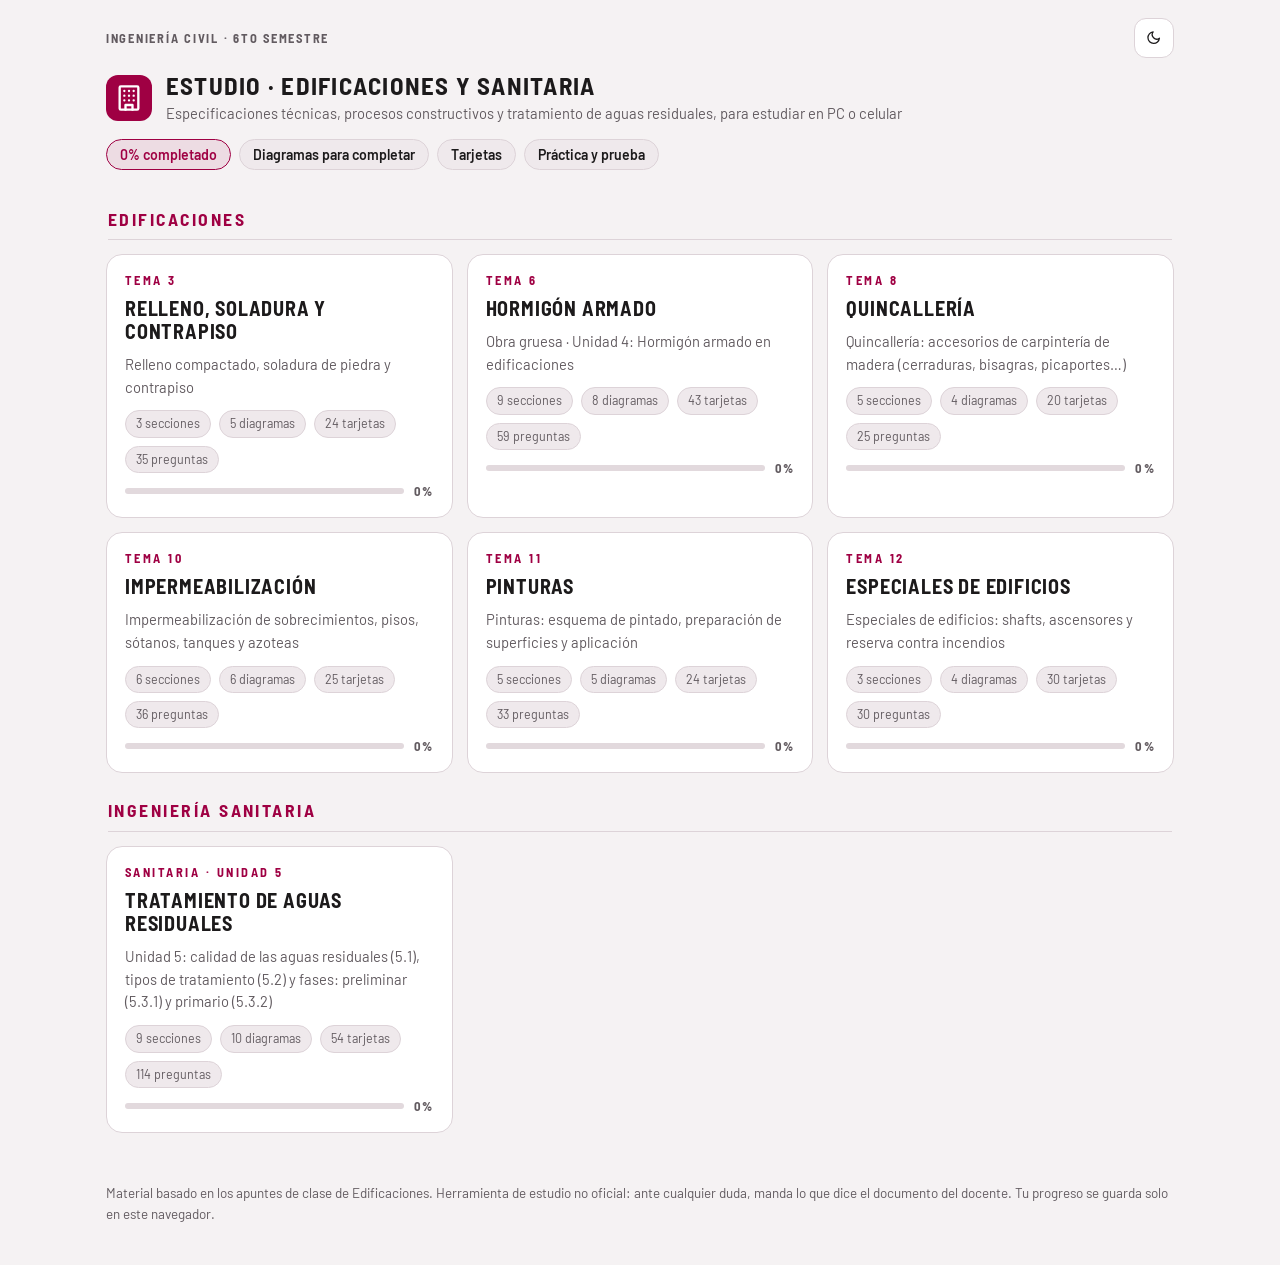
<file: index.html>
<!doctype html>
<html lang="es">
<head>
<meta charset="utf-8">
<meta name="viewport" content="width=device-width,initial-scale=1">
<meta name="color-scheme" content="dark light">
<link rel="preconnect" href="https://fonts.googleapis.com">
<link rel="preconnect" href="https://fonts.gstatic.com" crossorigin>
<link href="https://fonts.googleapis.com/css2?family=Barlow:wght@400;500;600&family=Barlow+Semi+Condensed:wght@500;600;700&display=swap" rel="stylesheet">
<link rel="stylesheet" href="css/estudio.css">
<script>try{var t=JSON.parse(localStorage.getItem("edif.theme"));if(!t)t=matchMedia("(prefers-color-scheme: light)").matches?"light":"dark";document.documentElement.setAttribute("data-theme",t)}catch(e){}</script>
<title>Estudio · Edificaciones y Sanitaria</title>
<meta name="description" content="Material de estudio interactivo de Edificaciones: especificaciones técnicas y procesos constructivos.">
</head>
<body data-page="index">
<header class="top">
  <div class="topbar"><span class="back" style="cursor:default">Ingeniería Civil · 6to semestre</span><span id="themeslot"></span></div>
  <div class="brand"><div class="mark-logo"><svg viewBox="0 0 24 24"><rect x="4" y="2" width="16" height="20" rx="1"/><path d="M9 22v-4h6v4M8 6h.01M12 6h.01M16 6h.01M8 10h.01M12 10h.01M16 10h.01M8 14h.01M12 14h.01M16 14h.01"/></svg></div>
    <div><h1>Estudio · Edificaciones y Sanitaria</h1><p class="sub">Especificaciones técnicas, procesos constructivos y tratamiento de aguas residuales, para estudiar en PC o celular</p></div></div>
  <div class="chips"><span class="chip hi" id="gpct">0% completado</span><span class="chip">Diagramas para completar</span><span class="chip">Tarjetas</span><span class="chip">Práctica y prueba</span></div>
</header>
<section class="cards" id="cards" aria-live="polite"></section>
<footer class="foot">Material basado en los apuntes de clase de Edificaciones. Herramienta de estudio no oficial: ante cualquier duda, manda lo que dice el documento del docente. Tu progreso se guarda solo en este navegador.</footer>
<script>window.TEMA_IDS=[3,6,8,10,11,12,'s5'];</script>
<script src="js/app.js"></script>
<script>EDIF.pageIndex();</script>
</body>
</html>
</file>
<file: css/estudio.css>
/* Edificaciones · estudio — estilo inspirado en la guía de posicionamiento (Barlow, acento granate) */
:root{
  --bg:#17191c; --surface:#1f2226; --surface-2:#292d32; --line:#363b42; --track:#3a3f46;
  --ink:#FCF9FB; --mut:#A1ADB9;
  --accent:#9F0043; --accent-hi:#E2C0CC; --accent-soft:rgba(159,0,67,.28); --accent-line:rgba(226,100,150,.9);
  --ok:#4cc38a; --ok-soft:rgba(76,195,138,.18); --bad:#ff7b7b; --bad-soft:rgba(255,123,123,.16);
  --warn:#f2c14e;
  --soil:#7a5a3c; --stone:#8a8f96; --conc:#a9afb7; --mort:#c9b79c; --brick:#b5553a; --steel:#6d8bab;
  --water:#4a90c2; --wood:#c08a4b; --paint:#d9a6bf; --svg-ink:#e8eaec; --svg-line:#cfd4d9; --svg-bg:#23272c;
  --font-d:'Barlow Semi Condensed','Arial Narrow','Segoe UI',system-ui,sans-serif;
  --font-b:'Barlow','Segoe UI',system-ui,-apple-system,sans-serif;
  color-scheme:dark;
}
:root[data-theme="light"]{
  --bg:#f5f2f3; --surface:#ffffff; --surface-2:#efe9ec; --line:#ddd3d8; --track:#e2d9dd;
  --ink:#1c1a1b; --mut:#625b60;
  --accent:#9F0043; --accent-hi:#9F0043; --accent-soft:rgba(159,0,67,.09); --accent-line:#9F0043;
  --ok:#17855a; --ok-soft:rgba(23,133,90,.12); --bad:#c0392b; --bad-soft:rgba(192,57,43,.10);
  --warn:#a6720a;
  --soil:#8d6a46; --stone:#9ea3aa; --conc:#bcc1c8; --mort:#d9c9ae; --brick:#c4654a; --steel:#7e9bb9;
  --water:#5aa0d0; --wood:#cf9a58; --paint:#e0b3c9; --svg-ink:#222; --svg-line:#444; --svg-bg:#fbf8f9;
  color-scheme:light;
}
*{box-sizing:border-box}
html,body{margin:0}
html{-webkit-text-size-adjust:100%}
body{background:var(--bg);color:var(--ink);font:400 16px/1.55 var(--font-b);min-height:100vh}
h1,h2,h3,h4{font-family:var(--font-d);margin:0}
a{color:var(--accent-hi)}
button{font-family:inherit;color:inherit}
svg.ic{width:1.15em;height:1.15em;flex:none;stroke:currentColor;fill:none;stroke-width:2;stroke-linecap:round;stroke-linejoin:round;vertical-align:-.2em}
mark{background:var(--accent-soft);color:var(--accent-hi);padding:0 .28em;border-radius:5px;font-weight:600}
:root[data-theme="light"] mark{color:#7a0033}
b,strong{font-weight:600}
.mut{color:var(--mut)}
.sr{position:absolute;width:1px;height:1px;overflow:hidden;clip:rect(0 0 0 0)}
:focus-visible{outline:2px solid var(--accent-line);outline-offset:2px}

/* ---------- Cabecera ---------- */
header.top{max-width:1100px;margin:0 auto;padding:18px 16px 6px}
.topbar{display:flex;align-items:center;gap:10px;justify-content:space-between;margin-bottom:14px}
.back{display:inline-flex;align-items:center;gap:8px;color:var(--mut);text-decoration:none;font:700 .78rem var(--font-d);text-transform:uppercase;letter-spacing:.14em}
.back:hover{color:var(--accent-hi)}
.iconbtn{display:inline-grid;place-items:center;width:40px;height:40px;border-radius:12px;border:1px solid var(--line);background:var(--surface);cursor:pointer;color:var(--ink)}
.iconbtn:hover{border-color:var(--accent-line)}
.brand{display:flex;align-items:center;gap:14px}
.mark-logo{width:46px;height:46px;border-radius:12px;background:var(--accent);display:grid;place-items:center;color:#fff;flex:none}
.mark-logo svg{width:28px;height:28px;stroke:#fff;fill:none;stroke-width:2;stroke-linecap:round;stroke-linejoin:round}
h1{font-size:1.55rem;line-height:1.08;text-transform:uppercase;letter-spacing:.05em;font-weight:700}
.sub{margin:3px 0 0;color:var(--mut);font-size:.92rem}
.chips{display:flex;flex-wrap:wrap;gap:8px;margin-top:14px}
.chip{display:inline-flex;align-items:center;gap:8px;padding:6px 13px;border-radius:999px;background:var(--surface-2);border:1px solid var(--line);color:var(--ink);font:600 .88rem var(--font-b)}
.chip.hi{background:var(--accent-soft);border-color:var(--accent-line);color:var(--accent-hi)}

/* ---------- Pestañas con barras ---------- */
nav.tabs{display:flex;gap:18px;max-width:1100px;margin:16px auto 0;padding:0 16px;overflow-x:auto;scrollbar-width:none;position:sticky;top:0;z-index:20;background:var(--bg);padding-top:10px;padding-bottom:6px}
nav.tabs::-webkit-scrollbar{display:none}
nav.tabs button{background:none;border:0;padding:0;cursor:pointer;color:var(--mut);text-align:left;font:700 .78rem/1 var(--font-d);text-transform:uppercase;letter-spacing:.15em;flex:1 0 auto;min-width:70px}
nav.tabs button span.t{display:flex;align-items:center;gap:7px;white-space:nowrap;padding-top:4px}
nav.tabs button[aria-selected="true"]{color:var(--accent-hi)}
.ubar{display:block;height:3px;margin-top:10px;border-radius:2px;background:var(--track);position:relative;overflow:hidden}
.ubar::after{content:"";position:absolute;left:0;top:0;bottom:0;width:var(--p,0%);background:var(--accent);box-shadow:0 0 8px rgba(159,0,67,.8);transition:width .45s}

/* ---------- Layout ---------- */
main{max-width:1100px;margin:14px auto 60px;padding:0 16px}
.grid{display:grid;grid-template-columns:minmax(300px,440px) 1fr;gap:20px;align-items:start}
@media (max-width:860px){.grid{grid-template-columns:1fr}}
.panel{background:var(--surface);border:1px solid var(--line);border-radius:16px;padding:20px}
@media (max-width:520px){.panel{padding:16px}}
.panel h2{font-size:1.3rem;text-transform:uppercase;letter-spacing:.05em;display:flex;align-items:center;gap:10px;margin-bottom:4px}
.panel h3{margin:22px 0 8px;font-size:.88rem;text-transform:uppercase;letter-spacing:.16em;color:var(--accent-hi);display:flex;align-items:center;gap:8px}
.panel p{margin:6px 0}
.figwrap{background:var(--surface);border:1px solid var(--line);border-radius:16px;padding:10px}
@media (min-width:861px){.figwrap.sticky{position:sticky;top:64px}}
.figwrap .cap{font:700 .78rem var(--font-d);text-transform:uppercase;letter-spacing:.14em;color:var(--accent-hi);padding:4px 6px 8px;display:flex;justify-content:space-between;gap:8px;align-items:center}
.figsw{display:flex;gap:6px;flex-wrap:wrap;padding:8px 4px 2px}
.figsw button{padding:5px 11px;border-radius:999px;border:1px solid var(--line);background:var(--surface-2);cursor:pointer;font:600 .8rem var(--font-b);color:var(--mut)}
.figsw button[aria-pressed="true"]{background:var(--accent);border-color:var(--accent);color:#fff}

/* Stepper de secciones */
.stepper{display:flex;gap:14px;overflow-x:auto;margin:2px 0 14px;padding-bottom:4px;scrollbar-width:none}
.stepper::-webkit-scrollbar{display:none}
.stepper button{background:none;border:0;padding:0;cursor:pointer;color:var(--mut);text-align:left;font:700 .76rem/1.15 var(--font-d);text-transform:uppercase;letter-spacing:.13em;flex:1 0 auto;min-width:96px;max-width:190px}
.stepper button[aria-pressed="true"]{color:var(--accent-hi)}
.stepper button[data-done="1"] .ubar{--p:100%}
.stepper button[aria-pressed="true"] .ubar{--p:100%}

/* Cifras clave */
.cifras{display:grid;grid-template-columns:repeat(auto-fill,minmax(150px,1fr));gap:10px;margin:10px 0 4px}
.cifra{background:var(--surface-2);border:1px solid var(--line);border-radius:12px;padding:10px 12px}
.cifra .v{font:700 1.35rem/1.1 var(--font-d);color:var(--accent-hi);letter-spacing:.02em}
.cifra .l{font-size:.84rem;color:var(--mut);margin-top:3px;line-height:1.3}

/* Texto de guía */
.lead{background:var(--accent-soft);border-left:4px solid var(--accent);border-radius:0 12px 12px 0;padding:10px 14px;margin:10px 0 4px}
ul.pts{margin:6px 0 0;padding-left:1.15em}
ul.pts li{margin:6px 0}
ol.steps{list-style:none;counter-reset:s;margin:8px 0 0;padding:0}
ol.steps li{counter-increment:s;position:relative;padding:9px 12px 9px 46px;margin:7px 0;background:var(--surface-2);border:1px solid var(--line);border-radius:12px}
ol.steps li::before{content:counter(s);position:absolute;left:10px;top:9px;width:26px;height:26px;border-radius:50%;background:var(--accent);color:#fff;display:grid;place-items:center;font:700 .85rem var(--font-d)}
.note{border:1px dashed var(--warn);background:rgba(242,193,78,.08);border-radius:12px;padding:10px 14px;margin:12px 0;font-size:.95rem}
.note b.t{color:var(--warn);font-family:var(--font-d);text-transform:uppercase;letter-spacing:.1em;font-size:.78rem;display:block;margin-bottom:2px}
table.tb{width:100%;border-collapse:collapse;margin:10px 0;font-size:.95rem}
table.tb th,table.tb td{border:1px solid var(--line);padding:7px 10px;text-align:left;vertical-align:top}
table.tb th{background:var(--surface-2);font:700 .78rem var(--font-d);text-transform:uppercase;letter-spacing:.1em;color:var(--accent-hi)}
.tbwrap{overflow-x:auto}

/* Botones */
.btn{display:inline-flex;align-items:center;justify-content:center;gap:8px;padding:10px 18px;border-radius:999px;border:1px solid var(--line);background:var(--surface-2);cursor:pointer;font:700 .8rem var(--font-d);text-transform:uppercase;letter-spacing:.12em;color:var(--ink);min-height:44px}
.btn:hover{border-color:var(--accent-line)}
.btn.pri{background:var(--accent);border-color:var(--accent);color:#fff}
.btn.ok{background:var(--ok-soft);border-color:var(--ok);color:var(--ok)}
.btn[disabled]{opacity:.45;cursor:not-allowed}
.row{display:flex;flex-wrap:wrap;gap:10px;align-items:center}
.row.gap{margin-top:14px}
.spacer{flex:1}

/* ---------- SVG diagramas ---------- */
svg.dg{width:100%;height:auto;display:block;border-radius:12px;background:var(--svg-bg);-webkit-user-select:none;user-select:none;touch-action:manipulation}
svg.dg text{font-family:var(--font-b);fill:var(--svg-ink);font-size:14px;text-anchor:middle;dominant-baseline:central;pointer-events:none}
svg.dg text.sm{font-size:12px}
svg.dg text.hd{font:700 13px var(--font-d);letter-spacing:.1em;text-transform:uppercase;fill:var(--accent-hi)}
svg.dg text.l{text-anchor:start}
svg.dg text.r{text-anchor:end}
svg.dg text.mt{fill:var(--mut)}
svg.dg .ln{stroke:var(--svg-line);stroke-width:1.6;fill:none;stroke-linecap:round;stroke-linejoin:round}
svg.dg .ln.th{stroke-width:3}
svg.dg .ln.da{stroke-dasharray:5 4}
svg.dg .ln.ac{stroke:var(--accent-line)}
svg.dg .ln.bl{stroke:var(--water)}
svg.dg .arr{fill:var(--svg-line);stroke:none}
svg.dg .k-soil{fill:var(--soil);stroke:var(--svg-line);stroke-width:1}
svg.dg .k-stone{fill:var(--stone);stroke:var(--svg-line);stroke-width:1.2}
svg.dg .k-conc{fill:var(--conc);stroke:var(--svg-line);stroke-width:1.2}
svg.dg .k-mort{fill:var(--mort);stroke:var(--svg-line);stroke-width:1}
svg.dg .k-brick{fill:var(--brick);stroke:var(--svg-line);stroke-width:1}
svg.dg .k-steel{fill:var(--steel);stroke:var(--svg-line);stroke-width:1}
svg.dg .k-water{fill:var(--water);fill-opacity:.55;stroke:var(--water);stroke-width:1}
svg.dg .k-wood{fill:var(--wood);stroke:var(--svg-line);stroke-width:1}
svg.dg .k-paint{fill:var(--paint);stroke:var(--svg-line);stroke-width:1}
svg.dg .k-none{fill:none;stroke:var(--svg-line);stroke-width:1.5}
svg.dg .k-bg{fill:var(--surface);stroke:var(--svg-line);stroke-width:1.2}
svg.dg .k-ac{fill:var(--accent);stroke:none}
svg.dg .k-poly{fill:#f2f2f2;fill-opacity:.7;stroke:var(--svg-line);stroke-width:1}
svg.dg .k-black{fill:#222;stroke:var(--svg-line);stroke-width:1}
/* huecos */
.slot rect,.slot .sb{fill:var(--accent-soft);fill:color-mix(in srgb,var(--accent) 24%,var(--svg-bg));stroke:var(--accent-line);stroke-width:1.6;stroke-dasharray:4 3}
svg.dg .slot text{fill:var(--accent-hi);font-weight:600;font-size:13.5px}
svg.dg .slot{cursor:pointer}
svg.dg .slot.sel rect{stroke-dasharray:none;stroke-width:2.6}
svg.dg .slot.fill rect{fill:var(--surface);stroke-dasharray:none;stroke:var(--accent-line)}
svg.dg .slot.fill text{fill:var(--ink)}
svg.dg .slot.good rect{fill:var(--surface);stroke:var(--ok);stroke-dasharray:none;stroke-width:2.2}
svg.dg .slot.good text{fill:var(--ok)}
svg.dg .slot.bad rect{fill:var(--surface);stroke:var(--bad);stroke-dasharray:none;stroke-width:2.2}
svg.dg .slot.bad text{fill:var(--bad)}
svg.dg .slot.solved rect{fill:var(--surface);stroke:var(--ok);stroke-dasharray:none;stroke-width:1.3}
svg.dg .slot.solved text{fill:var(--ink);font-weight:500}
/* huecos DOM */
.slot.dom{display:inline-flex;align-items:center;justify-content:center;min-width:64px;min-height:34px;padding:2px 12px;margin:0 3px;border-radius:9px;border:1.6px dashed var(--accent-line);background:var(--accent-soft);color:var(--accent-hi);font:600 .95rem var(--font-b);cursor:pointer;vertical-align:middle;line-height:1.2}
.slot.dom.sel{border-style:solid;border-width:2.4px}
.slot.dom.fill{background:var(--surface);color:var(--ink);border-style:solid}
.slot.dom.good{background:var(--ok-soft);border-color:var(--ok);color:var(--ok);border-style:solid}
.slot.dom.bad{background:var(--bad-soft);border-color:var(--bad);color:var(--bad);border-style:solid}
.bank{display:flex;flex-wrap:wrap;gap:8px;margin:12px 0 4px}
.bank .bk{padding:8px 13px;min-height:40px;border-radius:999px;border:1px solid var(--line);background:var(--surface-2);cursor:pointer;font:600 .92rem var(--font-b);color:var(--ink)}
.bank .bk:hover{border-color:var(--accent-line)}
.bank .bk.used{opacity:.22;pointer-events:none;text-decoration:line-through}
.hint{font-size:.88rem;color:var(--mut);margin:6px 2px}
.result{font:700 1rem var(--font-d);letter-spacing:.06em;text-transform:uppercase;margin:8px 2px}
.result.ok{color:var(--ok)} .result.bad{color:var(--bad)}
.dglist{display:grid;gap:8px;margin-bottom:14px}
.dglist button{display:flex;align-items:center;gap:10px;padding:10px 12px;border-radius:12px;border:1px solid var(--line);background:var(--surface);cursor:pointer;text-align:left;font:600 .95rem var(--font-b);width:100%}
.dglist button[aria-pressed="true"]{border-color:var(--accent-line);background:var(--accent-soft)}
.dglist .dot{width:12px;height:12px;border-radius:50%;border:2px solid var(--track);flex:none}
.dglist .dot.on{background:var(--ok);border-color:var(--ok)}
@media (min-width:861px){.dglist{grid-template-columns:repeat(auto-fill,minmax(250px,1fr))}}

/* ---------- Flashcards ---------- */
.deckbar{display:flex;gap:10px;align-items:center;flex-wrap:wrap;margin-bottom:14px}
.seg{display:inline-flex;border:1px solid var(--line);border-radius:999px;overflow:hidden}
.seg button{background:var(--surface);border:0;padding:8px 14px;cursor:pointer;font:700 .75rem var(--font-d);text-transform:uppercase;letter-spacing:.1em;color:var(--mut);min-height:38px}
.seg button[aria-pressed="true"]{background:var(--accent);color:#fff}
.cardbox{perspective:1200px;max-width:640px;margin:0 auto}
.card{position:relative;min-height:260px;cursor:pointer;transform-style:preserve-3d;transition:transform .5s;-webkit-tap-highlight-color:transparent}
.card.flip{transform:rotateY(180deg)}
@media (prefers-reduced-motion:reduce){.card{transition:none}}
.card .face{position:absolute;inset:0;backface-visibility:hidden;-webkit-backface-visibility:hidden;background:var(--surface);border:1px solid var(--line);border-radius:18px;padding:22px;display:flex;flex-direction:column;justify-content:center;align-items:center;text-align:center;overflow:auto}
.card .face.back{transform:rotateY(180deg);background:var(--surface-2);border-color:var(--accent-line)}
.card .tag{position:absolute;top:12px;left:16px;font:700 .72rem var(--font-d);letter-spacing:.16em;text-transform:uppercase;color:var(--accent-hi)}
.card .q{font:600 1.35rem/1.3 var(--font-d)}
.card .a{font-size:1.1rem;line-height:1.45}
.card .tap{position:absolute;bottom:10px;font-size:.78rem;color:var(--mut)}
.cardnav{display:flex;gap:10px;justify-content:center;margin-top:16px;flex-wrap:wrap}
.counter{text-align:center;color:var(--mut);margin:6px 0 12px;font-size:.9rem}

/* ---------- Quiz ---------- */
.qcard{background:var(--surface-2);border:1px solid var(--line);border-radius:14px;padding:16px;margin-top:10px}
.qtype{font:700 .72rem var(--font-d);letter-spacing:.16em;text-transform:uppercase;color:var(--accent-hi);margin-bottom:6px}
.qtext{font:600 1.12rem/1.4 var(--font-b);margin:2px 0 12px}
.opts{display:grid;gap:8px}
.opt{display:flex;gap:10px;align-items:flex-start;text-align:left;padding:12px 14px;border-radius:12px;border:1px solid var(--line);background:var(--surface);cursor:pointer;font:500 1rem/1.35 var(--font-b);min-height:48px;width:100%}
.opt:hover{border-color:var(--accent-line)}
.opt .k{flex:none;width:26px;height:26px;border-radius:8px;background:var(--surface-2);border:1px solid var(--line);display:grid;place-items:center;font:700 .8rem var(--font-d)}
.opt.sel{border-color:var(--accent-line);background:var(--accent-soft)}
.opt.good{border-color:var(--ok);background:var(--ok-soft)}
.opt.bad{border-color:var(--bad);background:var(--bad-soft)}
.vf{display:grid;grid-template-columns:1fr 1fr;gap:10px}
.vf .opt{justify-content:center;font:700 1rem var(--font-d);text-transform:uppercase;letter-spacing:.12em}
.why{margin-top:12px;padding:10px 14px;border-radius:12px;background:var(--surface);border-left:4px solid var(--accent);font-size:.96rem}
.why.ok{border-left-color:var(--ok)} .why.bad{border-left-color:var(--bad)}
.clz{font:500 1.08rem/2.3 var(--font-b)}
.mrows{display:grid;gap:8px}
.mrow{display:grid;grid-template-columns:1fr auto;gap:10px;align-items:center;background:var(--surface);border:1px solid var(--line);border-radius:12px;padding:8px 10px}
.mrow .term{font-weight:600}
.mrow .slot.dom{margin:0;min-width:130px;max-width:210px;font-size:.88rem;text-align:left;justify-content:flex-start;height:auto;padding:6px 10px}
@media (max-width:520px){.mrow{grid-template-columns:1fr}.mrow .slot.dom{max-width:none;width:100%}}
.ordpool,.ordseq{display:flex;flex-direction:column;gap:8px;margin:8px 0}
.ordseq{counter-reset:o;border:1px dashed var(--line);border-radius:12px;padding:8px;min-height:54px}
.ordseq .opt{counter-increment:o}
.ordseq .opt .k::after{content:counter(o)}
.ordseq .opt .k{font-size:0}
.ordseq .opt .k::after{font-size:.8rem}
.ordseq:empty::before{content:"Toca los pasos en orden";color:var(--mut);font-size:.9rem;padding:8px}
.opt.used{opacity:.25;pointer-events:none}
.progress{height:6px;background:var(--track);border-radius:3px;overflow:hidden;margin:6px 0 12px}
.progress i{display:block;height:100%;background:var(--accent);width:var(--p,0%);transition:width .3s}
.qhead{display:flex;justify-content:space-between;gap:10px;align-items:center;flex-wrap:wrap;color:var(--mut);font-size:.9rem}
.big{font:700 3rem/1 var(--font-d);color:var(--accent-hi)}
.review .qcard{border-left:4px solid var(--bad)}
.review .qcard.okc{border-left-color:var(--ok)}
.stats{display:grid;grid-template-columns:repeat(auto-fit,minmax(120px,1fr));gap:10px;margin:12px 0}
.stat{background:var(--surface-2);border:1px solid var(--line);border-radius:12px;padding:10px 12px}
.stat .v{font:700 1.5rem var(--font-d);color:var(--accent-hi)}
.stat .l{font-size:.8rem;color:var(--mut)}

/* ---------- Índice ---------- */
.hero{max-width:1100px;margin:0 auto;padding:26px 16px 6px}
.cards{display:grid;grid-template-columns:repeat(auto-fill,minmax(300px,1fr));gap:14px;max-width:1100px;margin:20px auto 50px;padding:0 16px}
a.tcard{display:flex;flex-direction:column;gap:10px;text-decoration:none;color:var(--ink);background:var(--surface);border:1px solid var(--line);border-radius:16px;padding:18px;transition:border-color .2s,transform .2s}
a.tcard:hover{border-color:var(--accent-line);transform:translateY(-2px)}
.tcard .n{font:700 .78rem var(--font-d);letter-spacing:.2em;text-transform:uppercase;color:var(--accent-hi)}
.tcard h2{font-size:1.25rem;text-transform:uppercase;letter-spacing:.04em;line-height:1.15}
.tcard p{margin:0;color:var(--mut);font-size:.92rem}
.tcard .meta{display:flex;gap:8px;flex-wrap:wrap;margin-top:2px}
.tcard .meta span{font-size:.78rem;padding:3px 10px;border-radius:999px;background:var(--surface-2);border:1px solid var(--line);color:var(--mut)}
.tcard .pct{display:flex;align-items:center;gap:10px;font:700 .8rem var(--font-d);letter-spacing:.1em;color:var(--mut)}
.tcard .pct .progress{flex:1;margin:0}
footer.foot{max-width:1100px;margin:0 auto 40px;padding:0 16px;color:var(--mut);font-size:.84rem}
.hidden{display:none !important}

@media (max-width:520px){
  main{padding:0 10px}
  .figwrap{padding:6px;border-radius:12px}
  .figwrap .cap{padding:2px 4px 6px}
  .bank .bk{padding:9px 14px;font-size:1rem}
  header.top,nav.tabs{padding-left:12px;padding-right:12px}
}

/* Filtros en una sola línea y banco de palabras siempre a la vista */
.seg button{white-space:nowrap;flex:none}
.qbody .bank{position:sticky;bottom:0;z-index:5;background:var(--surface-2);padding:10px 0 8px;margin:10px 0 0;border-top:1px solid var(--line)}

/* Preguntas abiertas */
.ta{width:100%;min-height:110px;resize:vertical;padding:12px 14px;border-radius:12px;border:1px solid var(--line);background:var(--surface);color:var(--ink);font:400 1rem/1.5 var(--font-b)}
.ta:focus{outline:2px solid var(--accent-line);outline-offset:1px}
.cks{display:grid;gap:8px;margin-top:8px}
.ck{display:flex;gap:10px;align-items:flex-start;padding:10px 12px;border-radius:12px;border:1px solid var(--line);background:var(--surface);cursor:pointer;line-height:1.35}
.ck input{width:20px;height:20px;flex:none;margin-top:1px;accent-color:var(--accent)}
.model{margin-top:12px}
h2.grp{grid-column:1/-1;font-size:1.1rem;text-transform:uppercase;letter-spacing:.14em;color:var(--accent-hi);margin:10px 2px 0;padding-bottom:6px;border-bottom:1px solid var(--line)}
</file>
